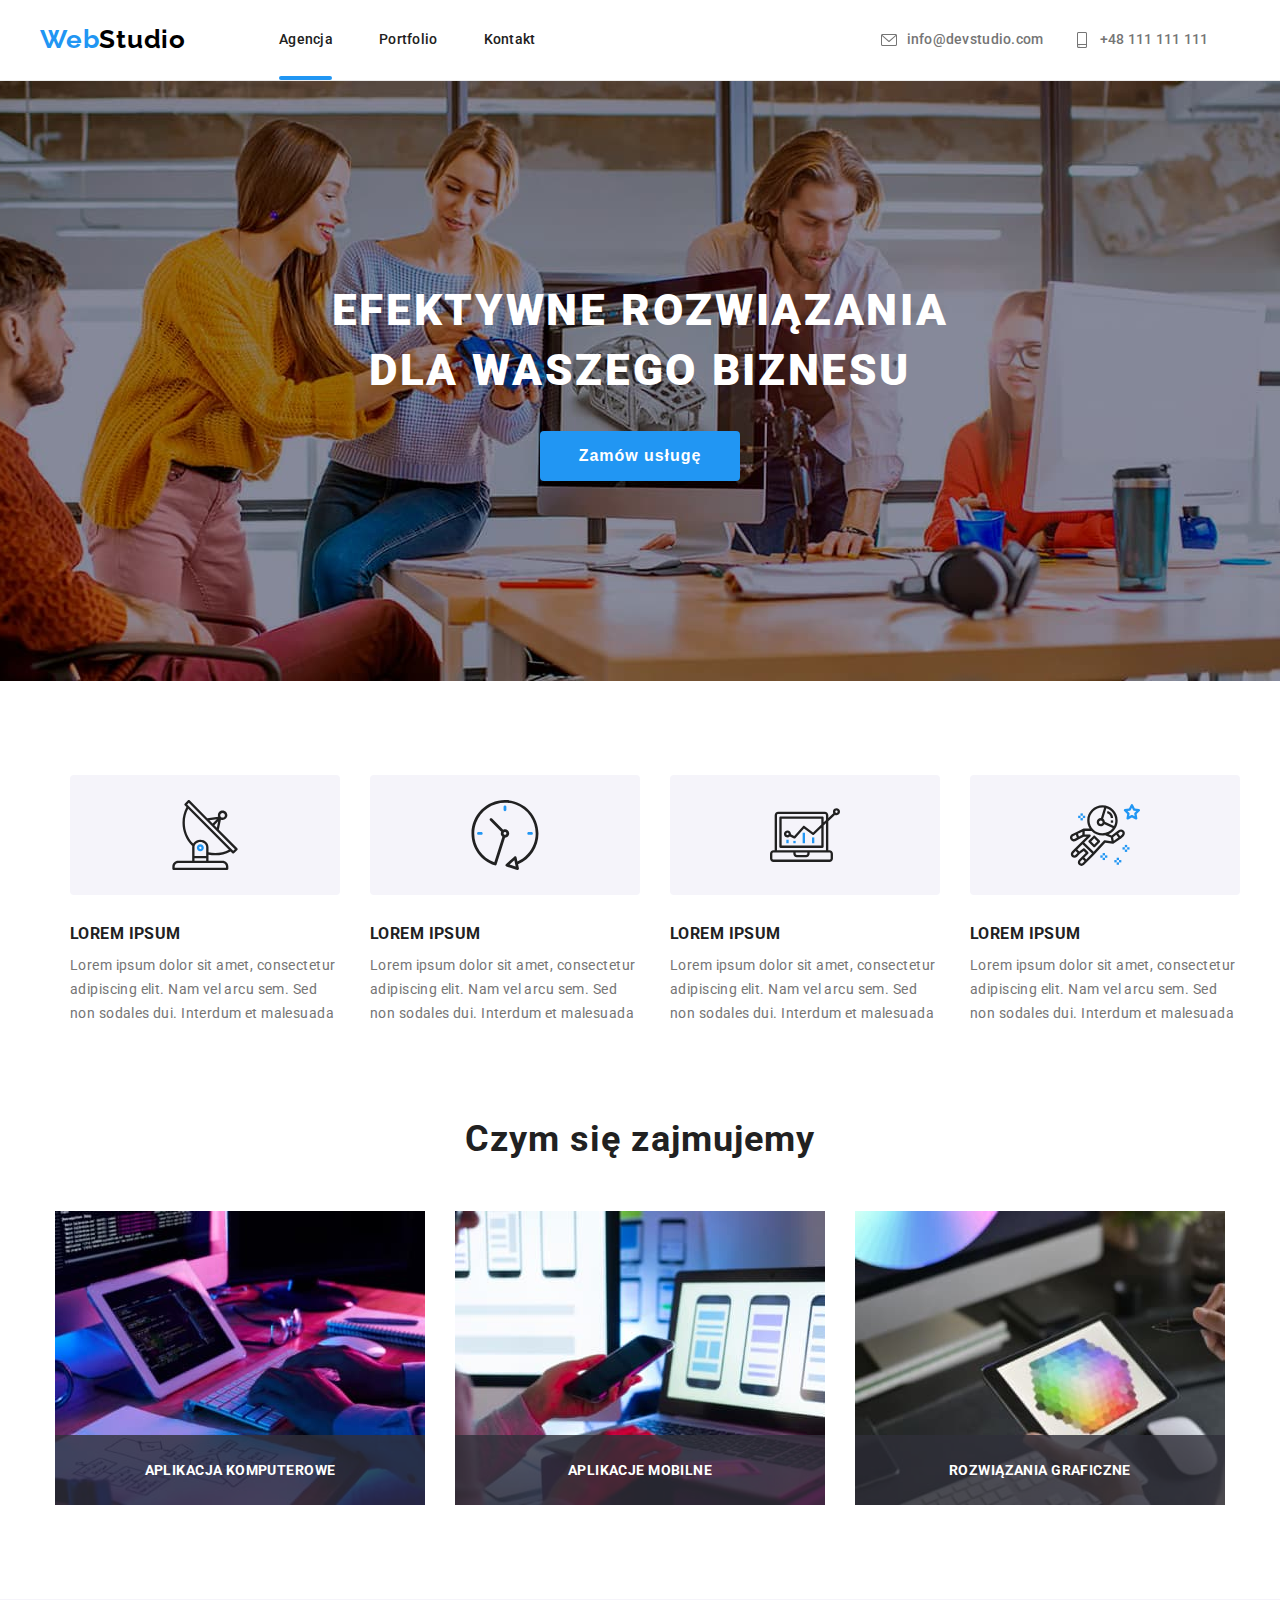
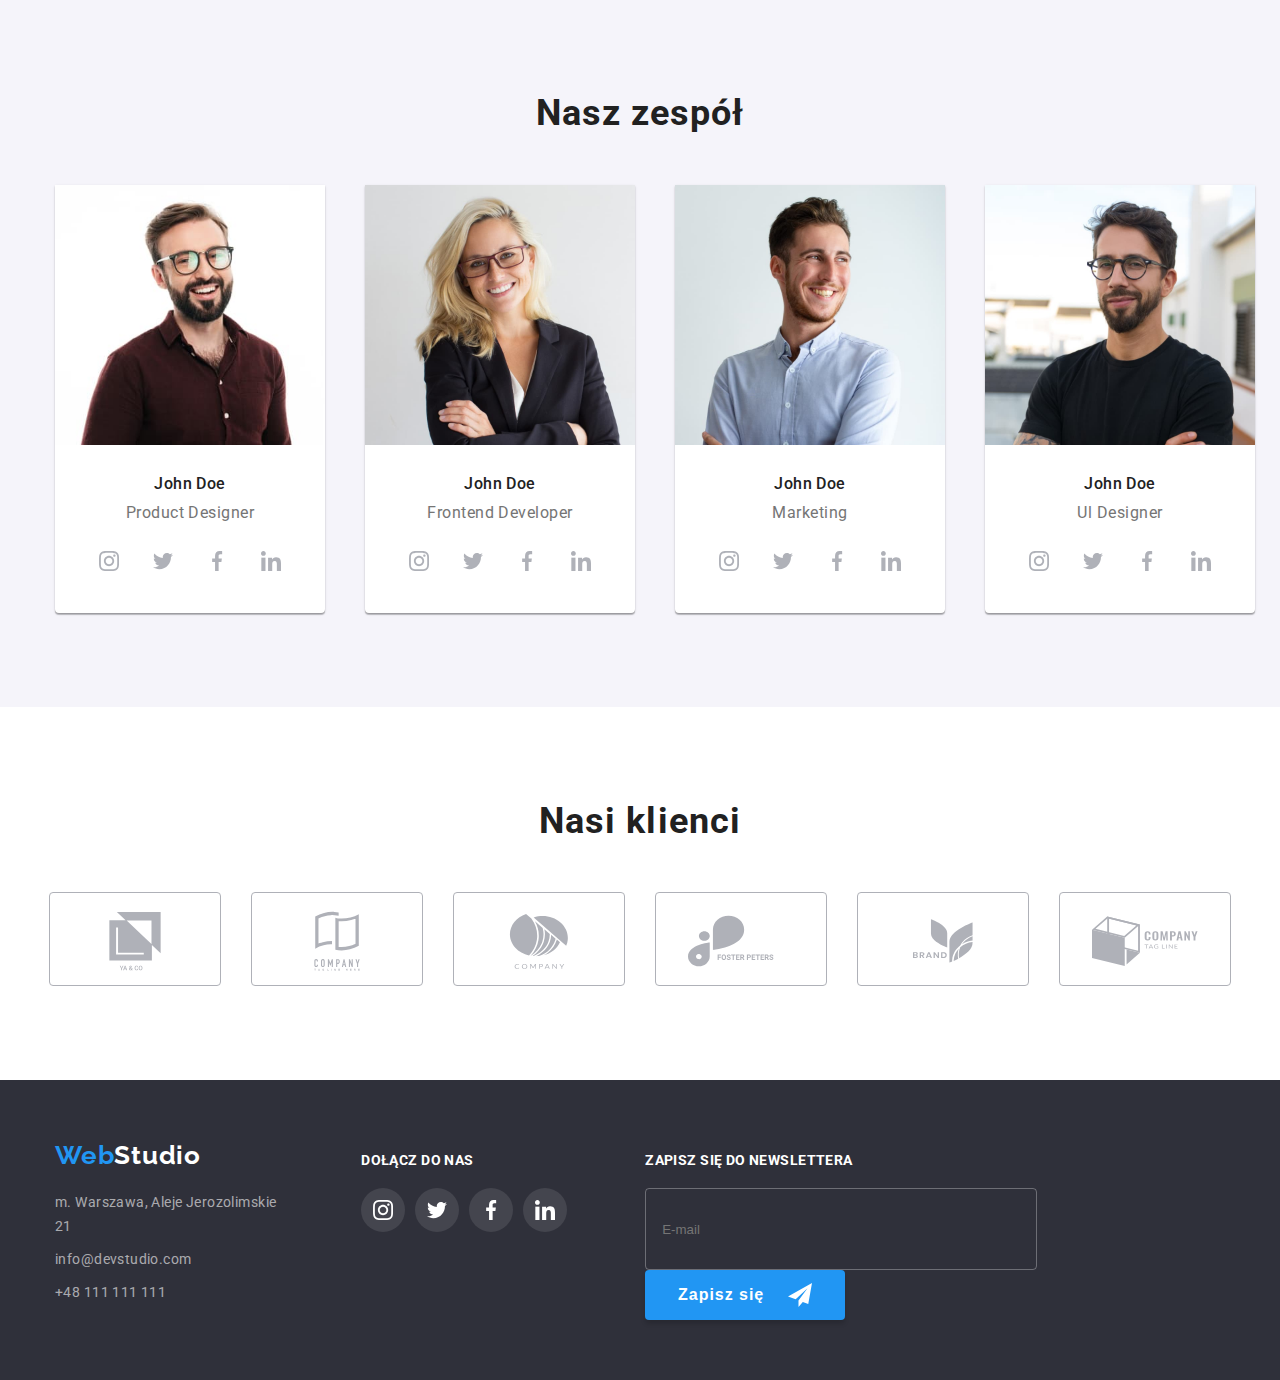
<file: index.html>
<!DOCTYPE html>
<html lang="pl">
  <head>
    <meta charset="UTF-8" />
    <meta http-equiv="X-UA-Compatible" content="IE=edge" />
    <meta name="description" content="Webside about WebStudio Agency" />
    <title>WebStudio</title>
    <link
      rel="stylesheet"
      href="https://cdnjs.cloudflare.com/ajax/libs/modern-normalize/1.1.0/modern-normalize.min.css"
      integrity="sha512-wpPYUAdjBVSE4KJnH1VR1HeZfpl1ub8YT/NKx4PuQ5NmX2tKuGu6U/JRp5y+Y8XG2tV+wKQpNHVUX03MfMFn9Q=="
      crossorigin="anonymous"
      referrerpolicy="no-referrer"
    />
    <link href="./css/styles.css" rel="stylesheet" />
    <link rel="preconnect" href="https://fonts.googleapis.com" />
    <link rel="preconnect" href="https://fonts.gstatic.com" crossorigin />
    <link
      href="https://fonts.googleapis.com/css2?family=Raleway:wght@700&family=Roboto:wght@400;500;700;900&display=swap"
      rel="stylesheet"
    />
  </head>
  <body>
    <header class="top-menu">
      <div class="top-menu-box container">
        <a class="logo" href="./index.html"
          ><span class="first-logo-part">Web</span><span>Studio</span></a
        >

        <nav class="navigation">
          <ul class="link-menu">
            <li>
              <a class="link active-index" href="./index.html">Agencja</a>
            </li>
            <li>
              <a class="link" href="./portfolio.html">Portfolio</a>
            </li>
            <li><a class="link" href="#">Kontakt</a></li>
          </ul>
        </nav>

        <ul class="top-contacts">
          <li>
            <a class="contact-link" href="mailto:info@devstudio.com"
              ><svg class="contact-icon-envelope" width="16" height="16">
                <use href="./images/icons.svg#icon-envelope"></use>
              </svg>
              info@devstudio.com</a
            >
          </li>
          <li>
            <a class="contact-link" href="tel:+48111111111">
              <svg class="contact-icon-smartphone" width="12" height="16">
                <use href="./images/icons.svg#icon-smartphone"></use>
              </svg>
              +48 111 111 111</a
            >
          </li>
        </ul>
      </div>
    </header>
    <main>
      <section class="top-container section">
        <div class="container">
          <h1 class="top-container-text">
            Efektywne rozwiązania <br />dla waszego biznesu
          </h1>
          <button class="top-container-button" type="button" data-modal-open>
            Zamów usługę
          </button>
        </div>
      </section>

      <section class="advantages section">
        <div class="container">
          <h2 hidden>Our advantages</h2>
          <ul class="advantages-list-icons">
            <li class="advantages-list-icons-item">
              <svg width="70" height="70">
                <use href="./images/icons.svg#icon-antenna"></use>
              </svg>
            </li>
            <li class="advantages-list-icons-item">
              <svg width="70" height="70">
                <use href="./images/icons.svg#icon-clock"></use>
              </svg>
            </li>
            <li class="advantages-list-icons-item">
              <svg width="70" height="70">
                <use href="./images/icons.svg#icon-diagram"></use>
              </svg>
            </li>
            <li class="advantages-list-icons-item">
              <svg width="70" height="70">
                <use href="./images/icons.svg#icon-astronaut"></use>
              </svg>
            </li>
          </ul>
          <ul class="advantages-list">
            <li>
              <h3 class="topic">Lorem ipsum</h3>
              <p class="description">
                Lorem ipsum dolor sit amet, consectetur adipiscing elit. Nam vel
                arcu sem. Sed non sodales dui. Interdum et malesuada
              </p>
            </li>
            <li>
              <h3 class="topic">Lorem ipsum</h3>
              <p class="description">
                Lorem ipsum dolor sit amet, consectetur adipiscing elit. Nam vel
                arcu sem. Sed non sodales dui. Interdum et malesuada
              </p>
            </li>
            <li>
              <h3 class="topic">Lorem ipsum</h3>
              <p class="description">
                Lorem ipsum dolor sit amet, consectetur adipiscing elit. Nam vel
                arcu sem. Sed non sodales dui. Interdum et malesuada
              </p>
            </li>
            <li>
              <h3 class="topic">Lorem ipsum</h3>
              <p class="description">
                Lorem ipsum dolor sit amet, consectetur adipiscing elit. Nam vel
                arcu sem. Sed non sodales dui. Interdum et malesuada
              </p>
            </li>
          </ul>
        </div>
      </section>
      <section class="what-we-do section">
        <div class="container">
          <h2 class="what-we-do-heading">Czym się zajmujemy</h2>
          <ul class="what-we-do-list">
            <li>
              <figure class="image-with-title">
                <img
                  class="what-we-do-list-image"
                  src="./images/img.jpg"
                  alt="man typing on a keyboard"
                  width="370"
                  height="294"
                />
                <figcaption class="image-title">
                  Aplikacja komputerowe
                </figcaption>
              </figure>
            </li>
            <li>
              <figure class="image-with-title">
                <img
                  class="what-we-do-list-image"
                  src="./images/img1.jpg"
                  alt="man using mobile phone"
                  width="370"
                  height="294"
                />
                <figcaption class="image-title">Aplikacje mobilne</figcaption>
              </figure>
            </li>
            <li>
              <figure class="image-with-title">
                <img
                  class="what-we-do-list-image"
                  src="./images/img2.jpg"
                  alt="man trying to find perfect colour"
                  width="370"
                  height="294"
                />
                <figcaption class="image-title">
                  Rozwiązania graficzne
                </figcaption>
              </figure>
            </li>
          </ul>
        </div>
      </section>
      <section class="teammates section">
        <div class="container">
          <h2 class="teammates-header">Nasz zespół</h2>
          <ul class="teammates-list">
            <li class="teammates-item">
              <img
                class="teammates-item-photo"
                src="./images/jd1.jpg"
                alt="bearded man with glasses"
                width="270"
                height="260"
              />
              <h3 class="teammates-item-name">John Doe</h3>
              <p class="teammates-item-role">Product Designer</p>

              <div class="teammates-social-links">
                <a
                  class="teammates-social-link"
                  href="https://www.instagram.com/"
                  target="_blank"
                  rel="noreferrer noopener"
                >
                  <svg
                    class="teammates-social-link-icon"
                    width="20"
                    height="20"
                  >
                    <use href="./images/icons.svg#icon-instagram"></use>
                  </svg>
                </a>
                <a
                  class="teammates-social-link"
                  href="https://twitter.com/"
                  target="_blank"
                  rel="noreferrer noopener"
                  ><svg
                    class="teammates-social-link-icon"
                    width="20"
                    height="20"
                  >
                    <use href="./images/icons.svg#icon-twitter"></use></svg></a
                ><a
                  class="teammates-social-link"
                  href="https://www.facebook.com"
                  target="_blank"
                  rel="noreferrer noopener"
                  ><svg
                    class="teammates-social-link-icon"
                    width="20"
                    height="20"
                  >
                    <use href="./images/icons.svg#icon-facebook"></use></svg></a
                ><a
                  class="teammates-social-link"
                  href="https://pl.linkedin.com/"
                  target="_blank"
                  rel="noreferrer noopener"
                  ><svg
                    class="teammates-social-link-icon"
                    width="20"
                    height="20"
                  >
                    <use href="./images/icons.svg#icon-linkedin"></use>
                  </svg>
                </a>
              </div>
            </li>

            <li class="teammates-item">
              <img
                class="teammates-item-photo"
                src="./images/jd2.jpg"
                alt="blond woman with glasses"
                width="270"
                height="260"
              />
              <h3 class="teammates-item-name">John Doe</h3>
              <p class="teammates-item-role">Frontend Developer</p>
              <div class="teammates-social-links">
                <a
                  class="teammates-social-link"
                  href="https://www.instagram.com/"
                  target="_blank"
                  rel="noreferrer noopener"
                  ><svg
                    class="teammates-social-link-icon"
                    width="20"
                    height="20"
                  >
                    <use
                      href="./images/icons.svg#icon-instagram"
                    ></use></svg></a
                ><a
                  class="teammates-social-link"
                  href="https://twitter.com/"
                  target="_blank"
                  rel="noreferrer noopener"
                  ><svg
                    class="teammates-social-link-icon"
                    width="20"
                    height="20"
                  >
                    <use href="./images/icons.svg#icon-twitter"></use></svg></a
                ><a
                  class="teammates-social-link"
                  href="https://www.facebook.com"
                  target="_blank"
                  rel="noreferrer noopener"
                  ><svg
                    class="teammates-social-link-icon"
                    width="20"
                    height="20"
                  >
                    <use href="./images/icons.svg#icon-facebook"></use></svg></a
                ><a
                  class="teammates-social-link"
                  href="https://pl.linkedin.com/"
                  target="_blank"
                  rel="noreferrer noopener"
                  ><svg
                    class="teammates-social-link-icon"
                    width="20"
                    height="20"
                  >
                    <use href="./images/icons.svg#icon-linkedin"></use>
                  </svg>
                </a>
              </div>
            </li>
            <li class="teammates-item">
              <img
                class="teammates-item-photo"
                src="./images/jd3.jpg"
                alt="smiling man in blue shirt"
                width="270"
                height="260"
              />
              <h3 class="teammates-item-name">John Doe</h3>
              <p class="teammates-item-role">Marketing</p>
              <div class="teammates-social-links">
                <a
                  class="teammates-social-link"
                  href="https://www.instagram.com/"
                  target="_blank"
                  rel="noreferrer noopener"
                  ><svg
                    class="teammates-social-link-icon"
                    width="20"
                    height="20"
                  >
                    <use
                      href="./images/icons.svg#icon-instagram"
                    ></use></svg></a
                ><a
                  class="teammates-social-link"
                  href="https://twitter.com/"
                  target="_blank"
                  rel="noreferrer noopener"
                  ><svg
                    class="teammates-social-link-icon"
                    width="20"
                    height="20"
                  >
                    <use href="./images/icons.svg#icon-twitter"></use></svg></a
                ><a
                  class="teammates-social-link"
                  href="https://www.facebook.com"
                  target="_blank"
                  rel="noreferrer noopener"
                  ><svg
                    class="teammates-social-link-icon"
                    width="20"
                    height="20"
                  >
                    <use href="./images/icons.svg#icon-facebook"></use></svg></a
                ><a
                  class="teammates-social-link"
                  href="https://pl.linkedin.com/"
                  target="_blank"
                  rel="noreferrer noopener"
                  ><svg
                    class="teammates-social-link-icon"
                    width="20"
                    height="20"
                  >
                    <use href="./images/icons.svg#icon-linkedin"></use>
                  </svg>
                </a>
              </div>
            </li>
            <li class="teammates-item">
              <img
                class="teammates-item-photo"
                src="./images/jd4.jpg"
                alt="bearded man with glasses in black t-shirt"
                width="270"
                height="260"
              />
              <h3 class="teammates-item-name">John Doe</h3>
              <p class="teammates-item-role">Ul Designer</p>
              <div class="teammates-social-links">
                <a
                  class="teammates-social-link"
                  href="https://www.instagram.com/"
                  target="_blank"
                  rel="noreferrer noopener"
                  ><svg
                    class="teammates-social-link-icon"
                    width="20"
                    height="20"
                  >
                    <use
                      href="./images/icons.svg#icon-instagram"
                    ></use></svg></a
                ><a
                  class="teammates-social-link"
                  href="https://twitter.com/"
                  target="_blank"
                  rel="noreferrer noopener"
                  ><svg
                    class="teammates-social-link-icon"
                    width="20"
                    height="20"
                  >
                    <use href="./images/icons.svg#icon-twitter"></use></svg></a
                ><a
                  class="teammates-social-link"
                  href="https://www.facebook.com"
                  target="_blank"
                  rel="noreferrer noopener"
                  ><svg
                    class="teammates-social-link-icon"
                    width="20"
                    height="20"
                  >
                    <use href="./images/icons.svg#icon-facebook"></use></svg></a
                ><a
                  class="teammates-social-link"
                  href="https://pl.linkedin.com/"
                  target="_blank"
                  rel="noreferrer noopener"
                  ><svg
                    class="teammates-social-link-icon"
                    width="20"
                    height="20"
                  >
                    <use href="./images/icons.svg#icon-linkedin"></use>
                  </svg>
                </a>
              </div>
            </li>
          </ul>
        </div>
      </section>
      <section class="our-customers section">
        <div class="container">
          <h2 class="our-customers-heading">Nasi klienci</h2>
          <ul class="our-customers-list">
            <li class="our-customers-list-item">
              <svg width="106" height="60.04">
                <use href="./images/icons.svg#icon-client-one"></use>
              </svg>
            </li>
            <li class="our-customers-list-item">
              <svg width="106" height="60.04">
                <use href="./images/icons.svg#icon-client-two"></use>
              </svg>
            </li>
            <li class="our-customers-list-item">
              <svg width="106" height="60">
                <use href="./images/icons.svg#icon-client-three"></use>
              </svg>
            </li>
            <li class="our-customers-list-item">
              <svg width="106" height="60">
                <use href="./images/icons.svg#icon-client-four"></use>
              </svg>
            </li>
            <li class="our-customers-list-item">
              <svg width="106" height="60">
                <use href="./images/icons.svg#icon-client-five"></use>
              </svg>
            </li>
            <li class="our-customers-list-item">
              <svg width="106" height="60">
                <use href="./images/icons.svg#icon-client-six"></use>
              </svg>
            </li>
          </ul>
        </div>
      </section>
    </main>
    <footer class="footer">
      <div class="container footer-container">
        <div class="footer-box">
          <p>
            <a class="footer-logo" href="./index.html"
              ><span class="first-logo-part">Web</span
              ><span class="second-logo-part">Studio</span></a
            >
          </p>
          <address class="lower-contacts">
            <ul class="lower-contact-list">
              <li>
                <a
                  class="lower-link"
                  href="https://www.google.pl/maps/place/al.+Jerozolimskie+21,+00-508+Warszawa/@52.2305286,21.013843,17z/data=!3m1!4b1!4m5!3m4!1s0x471eccf3e52bee23:0xc5163bc7ec8d4437!8m2!3d52.2305286!4d21.0160317"
                  target="_blank"
                  rel="noopener noreferrer nofollow"
                  >m. Warszawa, Aleje Jerozolimskie 21</a
                >
              </li>
              <li>
                <a class="lower-link" href="mailto:info@devstudio.com"
                  >info@devstudio.com</a
                >
              </li>
              <li>
                <a class="lower-link" href="tel:+48111111111"
                  >+48 111 111 111</a
                >
              </li>
            </ul>
          </address>
        </div>
        <div class="footer-social-links">
          <h3 class="footer-social-links-heading">Dołącz do nas</h3>
          <!--instagram twitter facebook linedin links-->
          <div class="footer-social-links-box">
            <a
              class="footer-social-links-link"
              href="https://twitter.com/"
              target="_blank"
              rel="noreferrer noopener"
              ><svg width="20" height="20">
                <use href="./images/icons.svg#icon-instagram"></use>
              </svg>
            </a>

            <a
              class="footer-social-links-link"
              href="https://twitter.com/"
              target="_blank"
              rel="noreferrer noopener"
              ><svg width="20" height="20">
                <use href="./images/icons.svg#icon-twitter"></use>
              </svg>
            </a>

            <a
              class="footer-social-links-link"
              href="https://www.facebook.com"
              target="_blank"
              rel="noreferrer noopener"
              ><svg width="20" height="20">
                <use href="./images/icons.svg#icon-facebook"></use>
              </svg>
            </a>

            <a
              class="footer-social-links-link"
              href="https://pl.linkedin.com/"
              target="_blank"
              rel="noreferrer noopener"
              ><svg width="20" height="20">
                <use href="./images/icons.svg#icon-linkedin"></use>
              </svg>
            </a>
          </div>
        </div>
        <!--newsletter box-->
        <div class="newsletter-box">
          <h3 class="newsletter-box-heading">Zapisz się do newslettera</h3>
          <div class="newsletter-box-form">
            <form>
              <label>
                <input
                  class="newsletter-box-form-input"
                  type="email"
                  name="newsletter_email"
                  placeholder="E-mail"
                />
              </label>
              <button class="newsletter-box-form-button" type="submit">
                Zapisz się
                <svg width="24" height="24">
                  <use href="./images/icons.svg#icon-send"></use>
                </svg>
              </button>
            </form>
          </div>
        </div>
      </div>
    </footer>
    <div class="backdrop is-hidden" data-modal>
      <div class="modal">
        <button type="button" class="close-button" data-modal-close>
          <img class="x-image" src=./images/close.png alt="X sign to close the
          window" width="18" height="18">
        </button>
        <h3 class="modal-heading">Zostaw swoje dane w formularzu poniżej</h3>
        <form class="modal-form">
          <div class="modal-form-input-with-icon">
            <label class="modal-form-label">
              Imię
              <input type="text" name="modal_username" />
              <svg width="20" height="20">
                <use href="./images/icons.svg#icon-person"></use>
              </svg>
            </label>
          </div>
          <div class="modal-form-input-with-icon">
            <label class="modal-form-label">
              Telefon
              <input type="tel" name="modal_telephone" />
              <svg width="20" height="20">
                <use href="./images/icons.svg#icon-phone"></use>
              </svg>
            </label>
          </div>
          <div class="modal-form-input-with-icon">
            <label class="modal-form-label">
              Email
              <input type="email" name="modal_email" />
              <svg width="20" height="20">
                <use href="./images/icons.svg#icon-email"></use>
              </svg>
            </label>
          </div>
          <label class="modal-form-label">
            Komentarz
            <textarea
              name="modal-comment"
              rows="5"
              placeholder="Wprowadź tekst"
            ></textarea>
          </label>
          <p class="modal-form-checkbox-paragraph">
            <input
              class="modal-form-checkbox-input"
              type="checkbox"
              id="statute-accept"
              name="statute"
            />
            <label for="statute-accept" class="modal-form-label-checkbox">
              Oświadczam iż akceptuję <a href="#">Regulamin</a> i
              <a href="#">Politykę Prywatności</a></label
            >
          </p>
          <button class="modal-form-button" type="submit">Wyślij</button>
        </form>
      </div>
    </div>
    <script src="./js/modal.js"></script>
  </body>
</html>
</file>
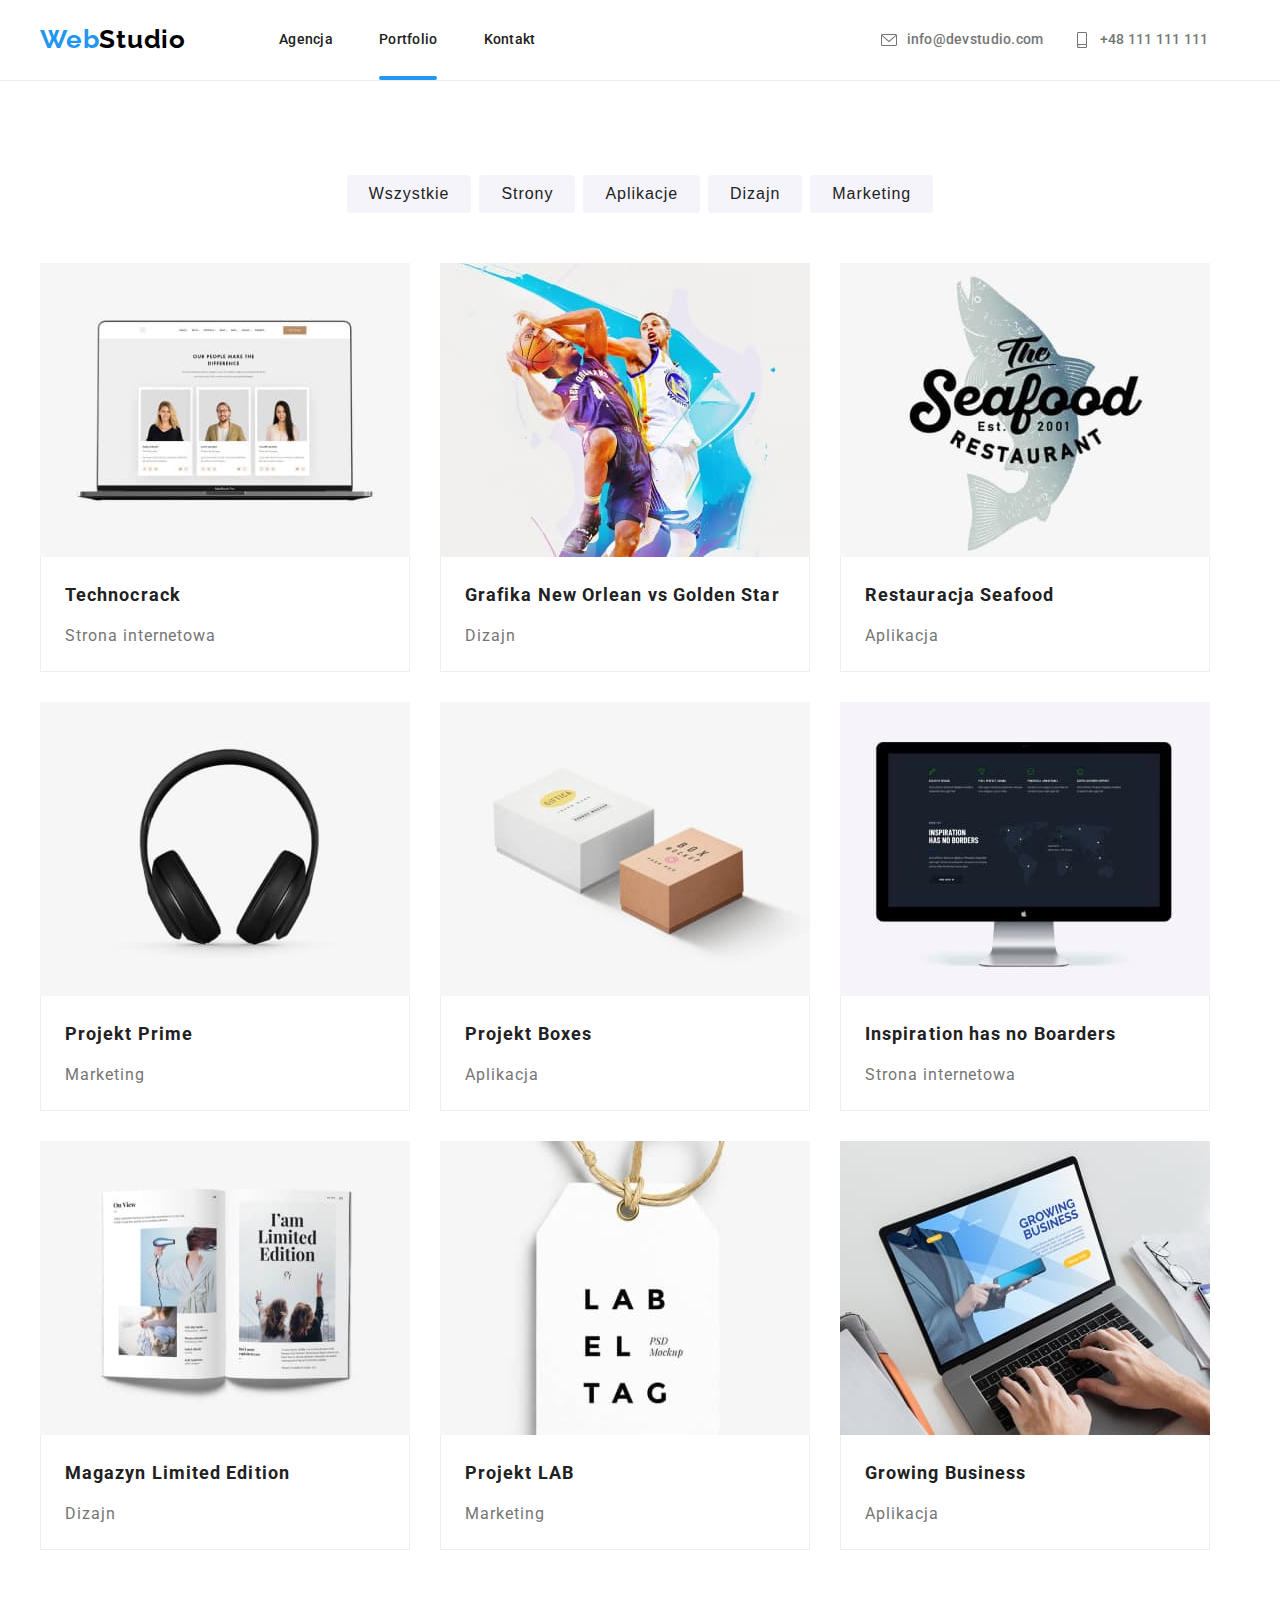
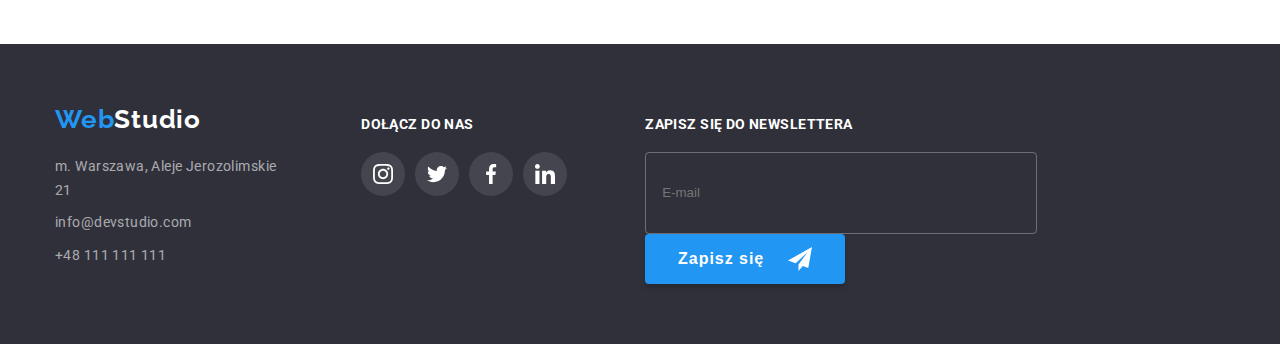
<file: portfolio.html>
<!DOCTYPE html>
<html lang="pl">
  <head>
    <meta charset="UTF-8" />
    <meta http-equiv="X-UA-Compatible" content="IE=edge" />
    <meta name="description" content="Webside about WebStudio Agency" />
    <title>WebStudio</title>
    <link
      rel="stylesheet"
      href="https://cdnjs.cloudflare.com/ajax/libs/modern-normalize/1.1.0/modern-normalize.min.css"
      integrity="sha512-wpPYUAdjBVSE4KJnH1VR1HeZfpl1ub8YT/NKx4PuQ5NmX2tKuGu6U/JRp5y+Y8XG2tV+wKQpNHVUX03MfMFn9Q=="
      crossorigin="anonymous"
      referrerpolicy="no-referrer"
    />
    <link href="./css/styles.css" rel="stylesheet" />
    <link rel="preconnect" href="https://fonts.googleapis.com" />
    <link rel="preconnect" href="https://fonts.gstatic.com" crossorigin />
    <link
      href="https://fonts.googleapis.com/css2?family=Raleway:wght@700&family=Roboto:wght@400;500;700;900&display=swap"
      rel="stylesheet"
    />
  </head>
  <body>
    <header class="top-menu">
      <div class="top-menu-box container">
        <a class="logo" href="./index.html"
          ><span class="first-logo-part">Web</span><span>Studio</span></a
        >

        <nav class="navigation">
          <ul class="link-menu">
            <li><a class="link" href="./index.html">Agencja</a></li>
            <li>
              <a class="link active-portfolio" href="./portfolio.html"
                >Portfolio</a
              >
            </li>
            <li><a class="link" href="#">Kontakt</a></li>
          </ul>
        </nav>

        <ul class="top-contacts">
          <li>
            <a class="contact-link" href="mailto:info@devstudio.com"
              ><svg class="contact-icon-envelope" width="16" height="16">
                <use href="./images/icons.svg#icon-envelope"></use>
              </svg>
              info@devstudio.com</a
            >
          </li>
          <li>
            <a class="contact-link" href="tel:+48111111111">
              <svg class="contact-icon-smartphone" width="12" height="16">
                <use href="./images/icons.svg#icon-smartphone"></use>
              </svg>
              +48 111 111 111</a
            >
          </li>
        </ul>
      </div>
    </header>
    <main>
      <section class="portfolio-upper-section section">
        <div class="portfolio-upper-section-box container">
          <h1 hidden>What we can create for You</h1>
          <ul class="list-buttons">
            <li>
              <button class="portfolio-button" type="button">Wszystkie</button>
            </li>
            <li>
              <button class="portfolio-button" type="button">Strony</button>
            </li>
            <li>
              <button class="portfolio-button" type="button">Aplikacje</button>
            </li>
            <li>
              <button class="portfolio-button" type="button">Dizajn</button>
            </li>
            <li>
              <button class="portfolio-button" type="button">Marketing</button>
            </li>
          </ul>
        </div>
      </section>
      <section class="portfolio-lower-section section">
        <div class="portfolio-lower-section container">
          <h2 hidden>Offer categories</h2>
          <ul class="portfolio-lower-section-list">
            <li class="portfolio-lower-section-item">
              <div class="overlay-box">
                <img
                  class="portfolio-lower-section-item-picture"
                  src="./images/website.jpg"
                  alt="Pictures of three WebStudio team members on a laptop
            screen"
                  width="370"
                  height="294"
                />
                <div class="overlay">
                  <p>
                    Technocrack jest popularną platformą wykorzystywaną do
                    rozpowszechniania koronawirusa. Firmy wykorzystują tę
                    platformę do celów szpiegowskich i ataków na
                    niezabezpieczone serwery konkurencji
                  </p>
                </div>
              </div>
              <h3 class="portfolio-lower-section-item-heading">Technocrack</h3>
              <p class="portfolio-lower-section-item-description">
                Strona internetowa
              </p>
            </li>
            <li class="portfolio-lower-section-item">
              <div class="overlay-box">
                <img
                  class="portfolio-lower-section-item-picture"
                  src="./images/basketball.jpg"
                  alt="Two basketball players fighting for the ball in the air"
                  width="370"
                  height="294"
                />
                <div class="overlay">
                  <p>
                    Technocrack jest popularną platformą wykorzystywaną do
                    rozpowszechniania koronawirusa. Firmy wykorzystują tę
                    platformę do celów szpiegowskich i ataków na
                    niezabezpieczone serwery konkurencji
                  </p>
                </div>
              </div>
              <h3 class="portfolio-lower-section-item-heading">
                Grafika New Orlean vs Golden Star
              </h3>
              <p class="portfolio-lower-section-item-description">Dizajn</p>
            </li>
            <li class="portfolio-lower-section-item">
              <div class="overlay-box">
                <img
                  class="portfolio-lower-section-item-picture"
                  src="./images/seafood.jpg"
                  alt="Logo of the Seafood Restaurant with the salmon in the background"
                  width="370"
                  height="294"
                />
                <div class="overlay">
                  <p>
                    Technocrack jest popularną platformą wykorzystywaną do
                    rozpowszechniania koronawirusa. Firmy wykorzystują tę
                    platformę do celów szpiegowskich i ataków na
                    niezabezpieczone serwery konkurencji
                  </p>
                </div>
              </div>
              <h3 class="portfolio-lower-section-item-heading">
                Restauracja Seafood
              </h3>
              <p class="portfolio-lower-section-item-description">Aplikacja</p>
            </li>
            <li class="portfolio-lower-section-item">
              <div class="overlay-box">
                <img
                  class="portfolio-lower-section-item-picture"
                  src="./images/headphones.jpg"
                  alt="Black headphones"
                  width="370"
                  height="294"
                />
                <div class="overlay">
                  <p>
                    Technocrack jest popularną platformą wykorzystywaną do
                    rozpowszechniania koronawirusa. Firmy wykorzystują tę
                    platformę do celów szpiegowskich i ataków na
                    niezabezpieczone serwery konkurencji
                  </p>
                </div>
              </div>
              <h3 class="portfolio-lower-section-item-heading">
                Projekt Prime
              </h3>
              <p class="portfolio-lower-section-item-description">Marketing</p>
            </li>
            <li class="portfolio-lower-section-item">
              <div class="overlay-box">
                <img
                  class="portfolio-lower-section-item-picture"
                  src="./images/boxes.jpg"
                  alt="Two small carton boxes next to each other"
                  width="370"
                  height="294"
                />
                <div class="overlay">
                  <p>
                    Technocrack jest popularną platformą wykorzystywaną do
                    rozpowszechniania koronawirusa. Firmy wykorzystują tę
                    platformę do celów szpiegowskich i ataków na
                    niezabezpieczone serwery konkurencji
                  </p>
                </div>
              </div>
              <h3 class="portfolio-lower-section-item-heading">
                Projekt Boxes
              </h3>
              <p class="portfolio-lower-section-item-description">Aplikacja</p>
            </li>
            <li class="portfolio-lower-section-item">
              <div class="overlay-box">
                <img
                  class="portfolio-lower-section-item-picture"
                  src="./images/screen.jpg"
                  alt="Inspiration has no Boarders website on black Aplle iMac screen"
                  width="370"
                  height="294"
                />
                <div class="overlay">
                  <p>
                    Technocrack jest popularną platformą wykorzystywaną do
                    rozpowszechniania koronawirusa. Firmy wykorzystują tę
                    platformę do celów szpiegowskich i ataków na
                    niezabezpieczone serwery konkurencji
                  </p>
                </div>
              </div>
              <h3 class="portfolio-lower-section-item-heading">
                Inspiration has no Boarders
              </h3>
              <p class="portfolio-lower-section-item-description">
                Strona internetowa
              </p>
            </li>
            <li class="portfolio-lower-section-item">
              <div class="overlay-box">
                <img
                  class="portfolio-lower-section-item-picture"
                  src="./images/magazine.jpg"
                  alt="opened trade magazine"
                  width="370"
                  height="294"
                />
                <div class="overlay">
                  <p>
                    Technocrack jest popularną platformą wykorzystywaną do
                    rozpowszechniania koronawirusa. Firmy wykorzystują tę
                    platformę do celów szpiegowskich i ataków na
                    niezabezpieczone serwery konkurencji
                  </p>
                </div>
              </div>
              <h3 class="portfolio-lower-section-item-heading">
                Magazyn Limited Edition
              </h3>
              <p class="portfolio-lower-section-item-description">Dizajn</p>
            </li>
            <li class="portfolio-lower-section-item">
              <div class="overlay-box">
                <img
                  class="portfolio-lower-section-item-picture"
                  src="./images/label.jpg"
                  alt="white label with the words - label tag"
                  width="370"
                  height="294"
                />
                <div class="overlay">
                  <p>
                    Technocrack jest popularną platformą wykorzystywaną do
                    rozpowszechniania koronawirusa. Firmy wykorzystują tę
                    platformę do celów szpiegowskich i ataków na
                    niezabezpieczone serwery konkurencji
                  </p>
                </div>
              </div>
              <h3 class="portfolio-lower-section-item-heading">Projekt LAB</h3>
              <p class="portfolio-lower-section-item-description">Marketing</p>
            </li>
            <li class="portfolio-lower-section-item">
              <div class="overlay-box">
                <img
                  class="portfolio-lower-section-item-picture"
                  src="./images/growing.jpg"
                  alt="Website about growing business opened on silver laptop"
                  width="370"
                  height="294"
                />
                <div class="overlay">
                  <p>
                    Technocrack jest popularną platformą wykorzystywaną do
                    rozpowszechniania koronawirusa. Firmy wykorzystują tę
                    platformę do celów szpiegowskich i ataków na
                    niezabezpieczone serwery konkurencji
                  </p>
                </div>
              </div>
              <h3 class="portfolio-lower-section-item-heading">
                Growing Business
              </h3>
              <p class="portfolio-lower-section-item-description">Aplikacja</p>
            </li>
          </ul>
        </div>
      </section>
    </main>
    <footer class="footer">
      <div class="container footer-container">
        <div class="footer-box">
          <p>
            <a class="footer-logo" href="./index.html"
              ><span class="first-logo-part">Web</span
              ><span class="second-logo-part">Studio</span></a
            >
          </p>
          <address class="lower-contacts">
            <ul class="lower-contact-list">
              <li>
                <a
                  class="lower-link"
                  href="https://www.google.pl/maps/place/al.+Jerozolimskie+21,+00-508+Warszawa/@52.2305286,21.013843,17z/data=!3m1!4b1!4m5!3m4!1s0x471eccf3e52bee23:0xc5163bc7ec8d4437!8m2!3d52.2305286!4d21.0160317"
                  target="_blank"
                  rel="noopener noreferrer nofollow"
                  >m. Warszawa, Aleje Jerozolimskie 21</a
                >
              </li>
              <li>
                <a class="lower-link" href="mailto:info@devstudio.com"
                  >info@devstudio.com</a
                >
              </li>
              <li>
                <a class="lower-link" href="tel:+48111111111"
                  >+48 111 111 111</a
                >
              </li>
            </ul>
          </address>
        </div>
        <div class="footer-social-links">
          <h3 class="footer-social-links-heading">Dołącz do nas</h3>
          <!--instagram twitter facebook linedin links-->
          <div class="footer-social-links-box">
            <a
              class="footer-social-links-link"
              href="https://twitter.com/"
              target="_blank"
              rel="noreferrer noopener"
              ><svg width="20" height="20">
                <use href="./images/icons.svg#icon-instagram"></use>
              </svg>
            </a>

            <a
              class="footer-social-links-link"
              href="https://twitter.com/"
              target="_blank"
              rel="noreferrer noopener"
              ><svg width="20" height="20">
                <use href="./images/icons.svg#icon-twitter"></use>
              </svg>
            </a>

            <a
              class="footer-social-links-link"
              href="https://www.facebook.com"
              target="_blank"
              rel="noreferrer noopener"
              ><svg width="20" height="20">
                <use href="./images/icons.svg#icon-facebook"></use>
              </svg>
            </a>

            <a
              class="footer-social-links-link"
              href="https://pl.linkedin.com/"
              target="_blank"
              rel="noreferrer noopener"
              ><svg width="20" height="20">
                <use href="./images/icons.svg#icon-linkedin"></use>
              </svg>
            </a>
          </div>
        </div>
        <div class="newsletter-box">
          <h3 class="newsletter-box-heading">Zapisz się do newslettera</h3>
          <div class="newsletter-box-form">
            <form>
              <label>
                <input
                  class="newsletter-box-form-input"
                  type="email"
                  name="email"
                  placeholder="E-mail"
                />
              </label>
              <button class="newsletter-box-form-button" type="submit">
                Zapisz się
                <svg width="24" height="24">
                  <use href="./images/icons.svg#icon-send"></use>
                </svg>
              </button>
            </form>
          </div>
        </div>
      </div>
    </footer>
  </body>
</html>
</file>
<file: css/styles.css>
:root {
  --page-primary-background-color: #e5e5e5;
  --page-secondary-background-color: #2f303a;
  --page-tertiary-background-color: #f5f4fa;
  --page-quarternary-background-color: #fff;
  --object-primary-background-color: #2196f3;
  --object-secondary-background-color: #ffffff;
  --border-color: #eeeeee;
  --text-primary-color: #212121;
  --text-secondary-color: #757575;
  --text-tertiary-color: #ffffff;
  --text-quaternary-color: #000000;
  --alpha-color: #ffffff99;
  --primary-box-shadow-color: #00000026;
  --secondary-box-shadow-color: #0000001f;
  --tertiary-box-shadow-color: #00000024;
  --quarternary-box-shadow-color: #00000033;
  --header-border-bottom-color: #ececec;
  --background-color-for-gradient: rgba(47, 48, 58, 0.4);
  --parrent-color: currentColor;
  --social-links-primary-icon-color: #afb1b8;
  --social-links-secondary-icon-color: #ffffff;
  --social-links-icon-hover-color: #ffffff;
  --social-links-primary-background-color: #2196f3;
  --image-title-background-color: rgba(47, 48, 58, 0.8);
  --overlay-background-color: #2196f3e5;
  --backdrop-background-color: #00000033;
}
* {
  margin: 0;
}
body {
  font-family: "Roboto", sans-serif;
  color: var(--text-primary-color);
  background-color: var(--page-primary-background-color);
}
svg {
  display: block;
}
/* dots deleted from uls :)*/
ul {
  list-style-type: none;
}
/* extra class for main div in each section of index.html and portfolio.html*/
.container {
  max-width: 1200px;
  margin: 0 auto;
}
.section {
  padding-top: 94px;
  padding-bottom: 94px;
}
.top-menu {
  background-color: var(--object-secondary-background-color);
  width: 100%;
  border-bottom: 1px solid var(--header-border-bottom-color);
}
.top-menu-box {
  padding-left: 15px;
  padding-right: 15px;
  display: flex;
  justify-content: flex-start;
  align-items: center;
}
.logo {
  font-family: "Raleway";
  font-weight: 700;
  font-size: 26px;
  color: var(--text-quaternary-color);
  text-decoration: none;
  line-height: 1.19;
  letter-spacing: 0.03em;
  padding-top: 24px;
  padding-bottom: 25px;
  margin-right: 93px;
}
.first-logo-part {
  color: var(--object-primary-background-color);
}
.navigation {
  font-size: 14px;
  line-height: 1.14;
  font-weight: 500;
  letter-spacing: 0.02em;
  padding-top: 32px;
  padding-bottom: 32px;
  position: relative;
}
.navigation .link-menu {
  display: flex;
  column-gap: 46px;
  padding-left: 0;
  margin-right: 345px;
}

.link-menu .link {
  text-decoration: none;
  color: var(--text-primary-color);
  transition-property: color;
  transition-duration: 250ms;
  transition-timing-function: cubic-bezier(0.4, 0, 0.2, 1);
}
.link-menu .link:hover,
.link-menu .link:focus {
  color: var(--object-primary-background-color);
}

.active-index::after {
  content: "";
  position: absolute;
  display: block;
  bottom: 0;
  height: 4px;
  width: 53px;
  background-color: var(--object-primary-background-color);
  border-radius: 2px;
}
.active-portfolio::after {
  content: "";
  position: absolute;
  display: block;
  bottom: 0;
  height: 4px;
  width: 58px;
  background-color: var(--object-primary-background-color);
  border-radius: 2px;
}
.top-contacts {
  display: flex;
  column-gap: 30px;
  padding-top: 32px;
  padding-bottom: 32px;
  padding-left: 0;
}

.top-contacts .contact-link {
  color: var(--text-secondary-color);
  font-size: 14px;
  line-height: 1.14;
  font-weight: 500;
  letter-spacing: 0.02em;
  text-decoration: none;
  display: flex;
  column-gap: 10px;
  transition-property: color;
  transition-duration: 250ms;
  transition-timing-function: cubic-bezier(0.4, 0, 0.2, 1);
}
.top-contacts .contact-link:hover,
.top-contacts .contact-link:focus {
  color: var(--object-primary-background-color);
}
.contact-icon-envelope {
  fill: var(--parrent-color);
  width: 16px;
}
.contact-icon-smartphone {
  fill: var(--parrent-color);
  width: 16px;
}
.top-container {
  background-color: var(--page-secondary-background-color);
  background-image: url("../images/background-image.jpg"),
    linear-gradient(
      var(--background-color-for-gradient),
      var(--background-color-for-gradient)
    );
  background-size: 1600px auto;
  background-repeat: no-repeat;
  background-position: center;
  display: flex;
  padding-bottom: 200px;
  padding-top: 200px;
}
.top-container-text {
  color: var(--text-tertiary-color);
  font-size: 44px;
  font-weight: 900;
  line-height: 1.36;
  text-align: center;
  letter-spacing: 0.06em;
  text-transform: uppercase;
  min-height: 120px;
  min-width: 696px;
}
.top-container-button {
  background-color: var(--object-primary-background-color);
  color: var(--object-secondary-background-color);
  box-shadow: 0px 4px 4px var(--primary-box-shadow-color);
  border-radius: 4px;
  border: none;
  font-weight: 700;
  font-size: 16px;
  line-height: 1.85;
  align-items: center;
  text-align: center;
  letter-spacing: 0.06em;
  min-width: 200px;
  min-height: 50px;
  cursor: pointer;
  display: block;
  margin-left: auto;
  margin-right: auto;
  margin-top: 30px;
}
/* this is lorem ipsum-list section in index.html*/
.advantages {
  letter-spacing: 0.03em;
  font-size: 14px;
  width: 100%;
  padding-bottom: 0;
  padding-left: 15px;
  padding-right: 15px;
  background-color: var(--page-quarternary-background-color);
}
.advantages-list-icons {
  display: flex;
  flex-direction: row;
  column-gap: 30px;
  padding-left: 15px;
  padding-right: 15px;
  justify-content: space-between;
}
.advantages-list-icons-item {
  background-color: var(--page-tertiary-background-color);
  border-radius: 4px;
}
.advantages-list-icons-item {
  padding: 25px 100px;
}
.advantages-list {
  display: flex;
  padding-left: 15px;
  padding-right: 15px;
  justify-content: space-between;
  column-gap: 30px;
  margin-top: 30px;
}

/*heading of lorem ipsum section in index.html*/
.topic {
  line-height: 1.14;
  text-transform: uppercase;
  color: var(--text-primary-color);
}
/*dedcription of lorem ipsum section in index.html*/
.description {
  color: var(--text-secondary-color);
  line-height: 1.71;
  margin-top: 10px;
}
/*Czym się zajmujemy section in index.html*/
.what-we-do {
  background-color: var(--page-quarternary-background-color);
}
.what-we-do-heading {
  color: var(--text-primary-color);
  font-size: 36px;
  line-height: 1.16;
  text-align: center;
  letter-spacing: 0.03em;
  margin-bottom: 50px;
  background-color: var(--page-quarternary-background-color);
}
.what-we-do-list {
  display: flex;
  justify-content: space-between;
  padding: 0 15px;
  margin-top: 50px;
}
.what-we-do-list-image {
  display: block;
}
.image-with-title {
  position: relative;
}
.image-title {
  position: absolute;
  text-align: center;
  left: 0;
  right: 0;
  bottom: 0;
  font-weight: 700;
  font-size: 14px;
  line-height: 16px;
  text-align: center;
  letter-spacing: 0.03em;
  text-transform: uppercase;
  padding: 27px 0;
  background-color: var(--image-title-background-color);
  color: var(--text-tertiary-color);
}
/* Nasz zespół section in index.html*/
.teammates {
  background-color: var(--page-tertiary-background-color);
  width: 100%;
}
.teammates-header {
  color: var(--text-primary-color);
  font-size: 36px;
  line-height: 1.16;
  text-align: center;
  letter-spacing: 0.03em;
  margin-bottom: 50px;
}
.teammates-list {
  display: flex;
  justify-content: space-between;
  width: 100%;
  padding: 0 15px;
  margin-top: 50px;
}
.teammates-item {
  background-color: var(--object-secondary-background-color);
  box-shadow: 0px 1px 3px var(--secondary-box-shadow-color),
    0px 1px 1px var(--tertiary-box-shadow-color),
    0px 2px 1px var(--quarternary-box-shadow-color);
  border-radius: 0px 0px 4px 4px;
}
.teammates-item-photo {
  display: block;
}
.teammates-item-name {
  color: var(--text-primary-color);
  font-weight: 500;
  font-size: 16px;
  line-height: 1.18;
  text-align: center;
  letter-spacing: 0.03em;
  margin: 30px auto 10px;
}
.teammates-item-role {
  color: var(--text-secondary-color);
  font-size: 16px;
  line-height: 1.18;
  text-align: center;
  letter-spacing: 0.03em;
  margin: 10px auto 16px;
}
.teammates-social-links {
  display: flex;
  justify-content: center;
  column-gap: 10px;
  align-items: center;
  padding-bottom: 30px;
}
.teammates-social-link {
  fill: var(--social-links-primary-icon-color);
  background-color: var(--object-secondary-background-color);
  padding: 12px;
  transition-property: fill, background-color, border-radius;
  transition-duration: 250ms;
  transition-timing-function: cubic-bezier(0.4, 0, 0.2, 1);
}

.teammates-social-link:hover,
.teammates-social-link:focus {
  fill: var(--social-links-icon-hover-color);
  background-color: #2196f3;
  border-radius: 50%;
}
/*Customers section*/
.our-customers {
  background-color: var(--page-quarternary-background-color);
}
.our-customers-heading {
  color: var(--text-primary-color);
  font-size: 36px;
  line-height: 1.16;
  text-align: center;
  letter-spacing: 0.03em;
  margin-bottom: 50px;
  background-color: var(--page-quarternary-background-color);
}
.our-customers-list {
  display: flex;
  justify-content: center;
  column-gap: 30px;
  align-items: center;
  padding: 0 15px;
}
.our-customers-list-item {
  fill: var(--social-links-primary-icon-color);
  background-color: var(--page-quarternary-background-color);
  border: 1px solid var(--social-links-primary-icon-color);
  border-radius: 4px;
  padding: 17.71px 32px 14.25px 32px;
  transition-property: fill;
  transition-duration: 250ms;
  transition-timing-function: cubic-bezier(0.4, 0, 0.2, 1);
}
.our-customers-list-item:hover,
.our-customers-list-item:focus {
  fill: var(--object-primary-background-color);
  border: 1px solid var(--object-primary-background-color);
  cursor: pointer;
}
/* footer of index.hmtl and portfolio.html*/
.footer {
  background-color: var(--page-secondary-background-color);
  text-decoration: none;
  padding-top: 60px;
  padding-bottom: 60px;
}
.footer-container {
  display: flex;
}

.footer-box {
  display: flex;
  flex-direction: column;
  margin-right: 70px;
}
/*logo part of footer*/
.footer-logo {
  font-family: "Raleway";
  font-weight: 700;
  font-size: 26px;
  color: var(--text-quaternary-color);
  text-decoration: none;
  line-height: 1.19;
  letter-spacing: 0.03em;
  padding-left: 15px;
  margin-bottom: 20px;
}
.second-logo-part {
  color: var(--text-tertiary-color);
}
/*contact part of footer*/
.lower-contact-list {
  margin-top: 20px;
  padding-left: 15px;
  display: flex;
  flex-direction: column;
  row-gap: 9px;
}
.lower-contacts .lower-link {
  color: var(--alpha-color);
  font-size: 14px;
  line-height: 1.71;
  letter-spacing: 0.03em;
  text-decoration: none;
  font-style: normal;
  gap: 9px;
  transition-property: color;
  transition-duration: 250ms;
  transition-timing-function: cubic-bezier(0.4, 0, 0.2, 1);
}
.lower-contacts .lower-link:hover,
.lower-contacts .lower-link:focus {
  color: var(--text-tertiary-color);
}
.footer-social-links {
  display: flex;
  flex-direction: column;
}
.footer-social-links-heading {
  font-size: 14px;
  line-height: 16px;
  letter-spacing: 0.03em;
  text-transform: uppercase;
  color: var(--text-tertiary-color);
  padding-bottom: 20px;
  padding-top: 12px;
}
.footer-social-links-box {
  display: flex;
  justify-content: center;
  column-gap: 10px;
  margin-right: 78px;
}
.footer-social-links-link {
  fill: var(--social-links-secondary-icon-color);
  background-color: rgba(255, 255, 255, 0.1);
  border-radius: 50%;
  padding: 12px;
  transition-property: fill, background-color;
  transition-duration: 250ms;
  transition-timing-function: cubic-bezier(0.4, 0, 0.2, 1);
}

.footer-social-links-link:hover,
.footer-social-link:focus {
  fill: var(--social-links-icon-hover-color);
  background-color: var(--social-links-primary-background-color);
  border-radius: 50%;
}
.newsletter-box {
  display: flex;
  flex-direction: column;
}
.newsletter-box-heading {
  font-size: 14px;
  line-height: 16px;
  letter-spacing: 0.03em;
  text-transform: uppercase;
  color: var(--text-tertiary-color);
  padding-bottom: 20px;
  padding-top: 12px;
}
.newsletter-box-form {
  display: flex;
}
.newsletter-box-form label {
  padding-right: 12px;
}
.newsletter-box-form-input {
  height: 50px;
  width: 358px;
  border: 1px solid rgba(255, 255, 255, 0.3);
  border-radius: 4px;
  padding: 15px 16px;
  color: rgba(255, 255, 255, 0.6);
  background-color: inherit;
}
.newsletter-box-form-button {
  width: 200px;
  height: 50px;
  font-style: normal;
  font-weight: 700;
  font-size: 16px;
  line-height: 30px;
  display: inline-flex;
  align-items: center;
  text-align: center;
  letter-spacing: 0.06em;
  color: var(--text-tertiary-color);
  background: var(--object-primary-background-color);
  box-shadow: 0px 4px 4px rgba(0, 0, 0, 0.15);
  border-radius: 4px;
  border: none;
  justify-content: center;
  cursor: pointer;
}
.newsletter-box-form-button svg {
  fill: var(--parrent-color);
  margin-left: 24px;
}
/* buttons of a list in portfolio.html*/
.portfolio-upper-section {
  padding-bottom: 0;
  background-color: var(--page-quarternary-background-color);
}
.portfolio-upper-section-box {
  padding-left: 15px;
  padding-right: 15px;
  padding-bottom: 50px;
}
.list-buttons {
  display: flex;
  justify-content: center;
  column-gap: 8px;
  padding-left: 0;
}
/*portfolio buttons stylization*/
.portfolio-button {
  background-color: var(--page-tertiary-background-color);
  color: var(--text-primary-color);
  border: 0;

  border-radius: 4px;
  font-weight: 500;
  font-size: 16px;
  line-height: 1.62;
  text-align: center;
  letter-spacing: 0.06em;
  cursor: pointer;
  padding: 6px 22px;
  transition-property: color, background-color, box-shadow;
  transition-duration: 250ms;
  transition-timing-function: cubic-bezier(0.4, 0, 0.2, 1);
}
/* Pseudo-classes hover and focus change font color, buttons' background and make a shadow for buttons*/
.portfolio-button:hover,
.portfolio-button:focus {
  background-color: var(--object-primary-background-color);
  color: var(--object-secondary-background-color);
  box-shadow: 0px 4px 4px var(--primary-box-shadow-color);
}

/*images and their headings and descriptions in main section in porftolio.html*/
.portfolio-lower-section {
  padding-top: 0;
  padding-left: 15px;
  padding-right: 15px;
  background-color: var(--page-quarternary-background-color);
}
.portfolio-lower-section-list {
  padding-left: 0;
  display: flex;
  flex-wrap: wrap;
  gap: 30px;
}
.overlay-box {
  position: relative;
  width: 370px;
  height: 294px;
  overflow: hidden;
}
.overlay {
  position: absolute;
  left: 0;
  top: 294px;
  padding: 49px 45px 49px 24px;
  width: 100%;
  height: 100%;
  background-color: var(--overlay-background-color);
  font-weight: 400;
  font-size: 18px;
  line-height: 28px;
  letter-spacing: 0.03em;
  color: var(--text-tertiary-color);
  transform: translateY(0);
  transition-property: transform;
  transition-duration: 250ms;
  transition-timing-function: cubic-bezier(0.4, 0, 0.2, 1);
}
.overlay-box:hover .overlay {
  transform: translateY(-100%);
}
.portfolio-lower-section-item-picture {
  display: block;
}

.portfolio-lower-section-item-heading {
  color: var(--text-primary-color);
  font-size: 18px;
  line-height: 2;
  letter-spacing: 0.06em;
  border-left: 1px solid var(--border-color);
  border-right: 1px solid var(--border-color);
  padding: 20px 24px 4px;
}
.portfolio-lower-section-item-description {
  color: var(--text-secondary-color);
  font-size: 16px;
  line-height: 1.87;
  letter-spacing: 0.06em;
  border-left: 1px solid var(--border-color);
  border-right: 1px solid var(--border-color);
  border-bottom: 1px solid var(--border-color);
  padding: 4px 24px 20px;
}
.portfolio-lower-section-item {
  transition-property: box-shadow;
  transition-duration: 250ms;
  transition-timing-function: cubic-bezier(0.4, 0, 0.2, 1);
}
.portfolio-lower-section-item:hover,
.portfolio-lower-section-item:focus {
  box-shadow: 0px 1px 1px rgba(0, 0, 0, 0.12), 0px 4px 4px rgba(0, 0, 0, 0.06),
    1px 4px 6px rgba(0, 0, 0, 0.16);
  cursor: pointer;
}
/* Modal window*/
.backdrop {
  position: fixed;
  left: 0;
  top: 0;
  width: 100%;
  height: 100%;
  background-color: var(--backdrop-background-color);
  transition-property: opacity, transform, visibility;
  transition-duration: 250ms;
}
.modal {
  position: absolute;
  top: 50%;
  left: 50%;
  transform: translate(-50%, -50%);
  width: 528px;
  height: 581px;
  background-color: var(--page-quarternary-background-color);
  border-radius: 4px;
  box-shadow: 0px 1px 3px rgba(0, 0, 0, 0.12), 0px 1px 1px rgba(0, 0, 0, 0.14),
    0px 2px 1px rgba(0, 0, 0, 0.2);
}

.close-button {
  position: absolute;
  top: 8px;
  right: 8px;
  border-radius: 50%;
  background-color: #fff;
  border: 1px solid rgba(0, 0, 0, 0.1);
  padding: 6px;
  cursor: pointer;
  transition-property: transform;
  transition-duration: 250ms;
  transition-timing-function: cubic-bezier(0.4, 0, 0.2, 1);
}
.close-button:hover {
  transform: scale(1.5);
}
.close-button:active {
  transform: rotate(100deg);
}

.x-image {
  display: block;
}
.is-hidden {
  opacity: 0;
  visibility: hidden;
  pointer-events: none;
  transform: rotate(100deg);
}
/*modal form*/
.modal-form-label {
  display: flex;
  flex-direction: column;
  padding-left: 40px;
  padding-right: 40px;
  margin-bottom: 10px;
  font-weight: 400;
  font-size: 12px;
  line-height: 14px;
  letter-spacing: 0.01em;
  color: var(--text-secondary-color);
}
.modal-heading {
  font-size: 20px;
  line-height: 23px;
  text-align: center;
  letter-spacing: 0.03em;
  padding-top: 40px;
  margin-bottom: 12px;
  color: var(--text-primary-color);
}
.modal-form-input-with-icon input {
  width: 448px;
  height: 40px;
  border: 1px solid rgba(33, 33, 33, 0.2);
  border-radius: 4px;
  margin-top: 4px;
  padding-left: 42px;
  outline: none;
  transition-property: border-color;
  transition-duration: 250ms;
  transition-timing-function: cubic-bezier(0.4, 0, 0.2, 1);
}
.modal-form-input-with-icon input:focus {
  border-color: var(--object-primary-background-color);
}
.modal-form-input-with-icon {
  position: relative;
}
.modal-form-input-with-icon svg {
  position: absolute;
  left: 55px;
  top: 27px;
  fill: var(--text-primary-color);
  transition-property: fill;
  transition-duration: 250ms;
  transition-timing-function: cubic-bezier(0.4, 0, 0.2, 1);
}

.modal-form-input-with-icon input:focus + svg {
  fill: var(--object-primary-background-color);
}
.modal-form textarea {
  resize: none;
  width: 448px;
  height: 120px;
  border: 1px solid rgba(33, 33, 33, 0.2);
  border-radius: 4px;
  margin-top: 4px;
  padding: 12px 16px;
  font-size: 12px;
  line-height: 14px;
  letter-spacing: 0.01em;
  outline: none;
  transition-property: border-color;
  transition-duration: 250ms;
  transition-timing-function: cubic-bezier(0.4, 0, 0.2, 1);
}
.modal-form textarea::placeholder {
  color: rgba(117, 117, 117, 0.5);
}
.modal-form textarea:focus {
  border-color: var(--object-primary-background-color);
}
.modal-form-checkbox-paragraph {
  display: flex;
  align-items: center;
  justify-content: center;
  margin-top: 20px;
}
.modal-form-checkbox-input {
  opacity: 0;
}
.modal-form-label-checkbox {
  font-size: 14px;
  line-height: 24px;
  letter-spacing: 0.03em;
  color: var(--text-secondary-color);
  margin-left: 7px;
  position: relative;
  display: inline-block;
  cursor: pointer;
}
[type="checkbox"] + .modal-form-label-checkbox::before {
  content: "";
  position: absolute;
  width: 16px;
  height: 15px;
  left: -20px;
  top: 4px;
  background-image: url("data:image/svg+xml;charset=utf8,%3Csvg xmlns='http://www.w3.org/2000/svg' width='16' height='15' fill='none'%3E%3Cpath fill='%23212121' d='M14.222 1.667v11.666H1.778V1.667h12.444Zm0-1.667H1.778C.8 0 0 .75 0 1.667v11.666C0 14.25.8 15 1.778 15h12.444C15.2 15 16 14.25 16 13.333V1.667C16 .75 15.2 0 14.222 0Z'/%3E%3C/svg%3E");
  background-repeat: no-repeat;
  background-size: contain;
}
[type="checkbox"]:focus + .modal-form-label-checkbox::before {
  outline: 4px;
  outline-color: var(--object-primary-background-color);
}
[type="checkbox"]:checked + .modal-form-label-checkbox::after {
  content: "";
  position: absolute;
  width: 16px;
  height: 15px;
  left: -20px;
  top: 4px;
  background-image: url("data:image/svg+xml;charset=utf8,%3Csvg xmlns='http://www.w3.org/2000/svg' width='16' height='15' fill='none'%3E%3Crect width='16' height='15' fill='%232196F3' rx='2'/%3E%3Cpath fill='%23fff' stroke='%23fff' stroke-width='.2' d='m3.957 7.752-.069-.066-.069.065-.888.842-.076.072.076.073 3.496 3.334.069.066.069-.066 7.504-7.158.076-.073-.076-.072-.882-.841-.069-.066-.069.066-6.553 6.246-2.539-2.422Z'/%3E%3C/svg%3E");
  background-size: contain;
  transform: scale(1.05);
  opacity: 1;
  transition-property: transform, opacity;
  transition-duration: 0.3s;
}
[type="checkbox"]:not(:checked) + .modal-form-label-checkbox::after {
  content: "";
  position: absolute;
  width: 16px;
  height: 15px;
  left: -20px;
  top: 4px;
  background-image: url("data:image/svg+xml;charset=utf8,%3Csvg xmlns='http://www.w3.org/2000/svg' width='16' height='15' fill='none'%3E%3Crect width='16' height='15' fill='%232196F3' rx='2'/%3E%3Cpath fill='%23fff' stroke='%23fff' stroke-width='.2' d='m3.957 7.752-.069-.066-.069.065-.888.842-.076.072.076.073 3.496 3.334.069.066.069-.066 7.504-7.158.076-.073-.076-.072-.882-.841-.069-.066-.069.066-6.553 6.246-2.539-2.422Z'/%3E%3C/svg%3E");
  background-size: contain;
  transform: scale(0);
  opacity: 0;
}

.modal-form-button {
  width: 200px;
  height: 50px;
  background: var(--object-primary-background-color);
  box-shadow: 0px 4px 4px rgba(0, 0, 0, 0.15);
  border-radius: 4px;
  border: none;
  cursor: pointer;
  display: block;
  margin-left: auto;
  margin-right: auto;
  margin-top: 30px;
  letter-spacing: 0.06em;
  color: var(--text-tertiary-color);
}
</file>
